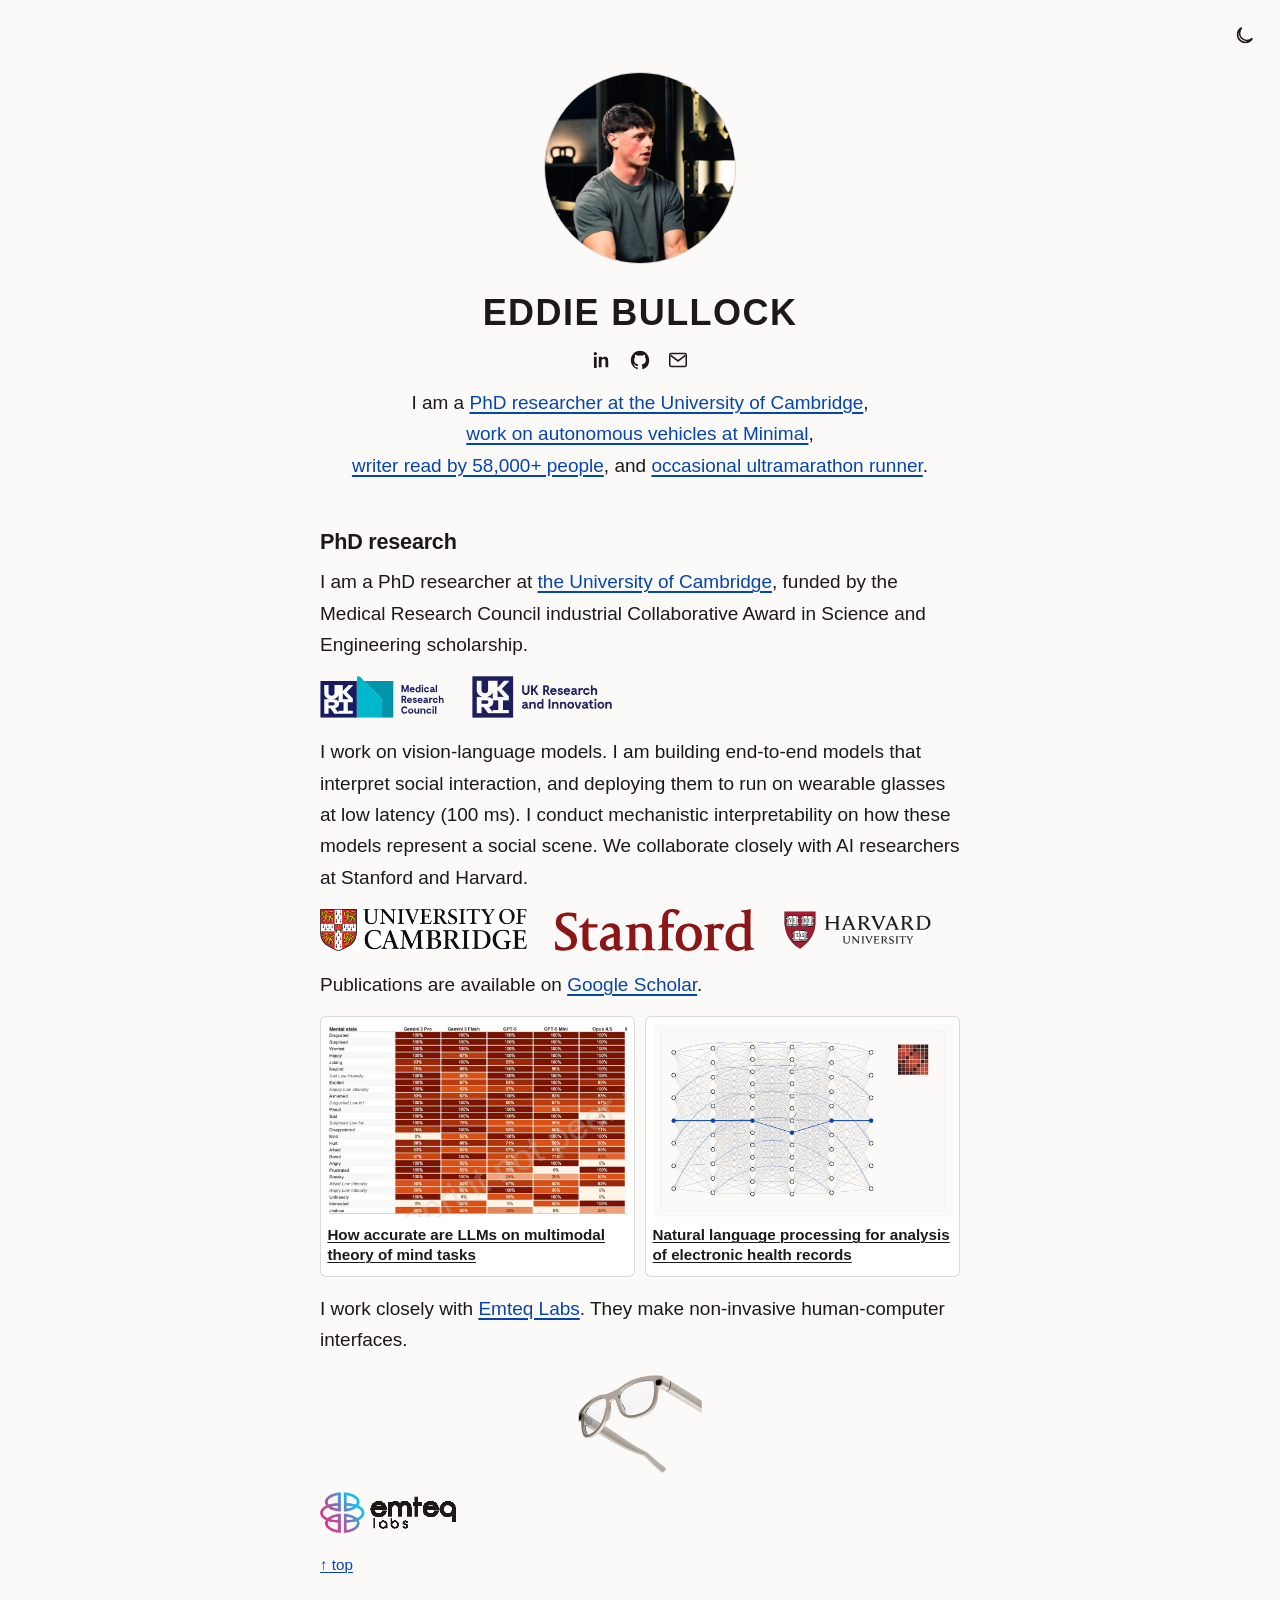
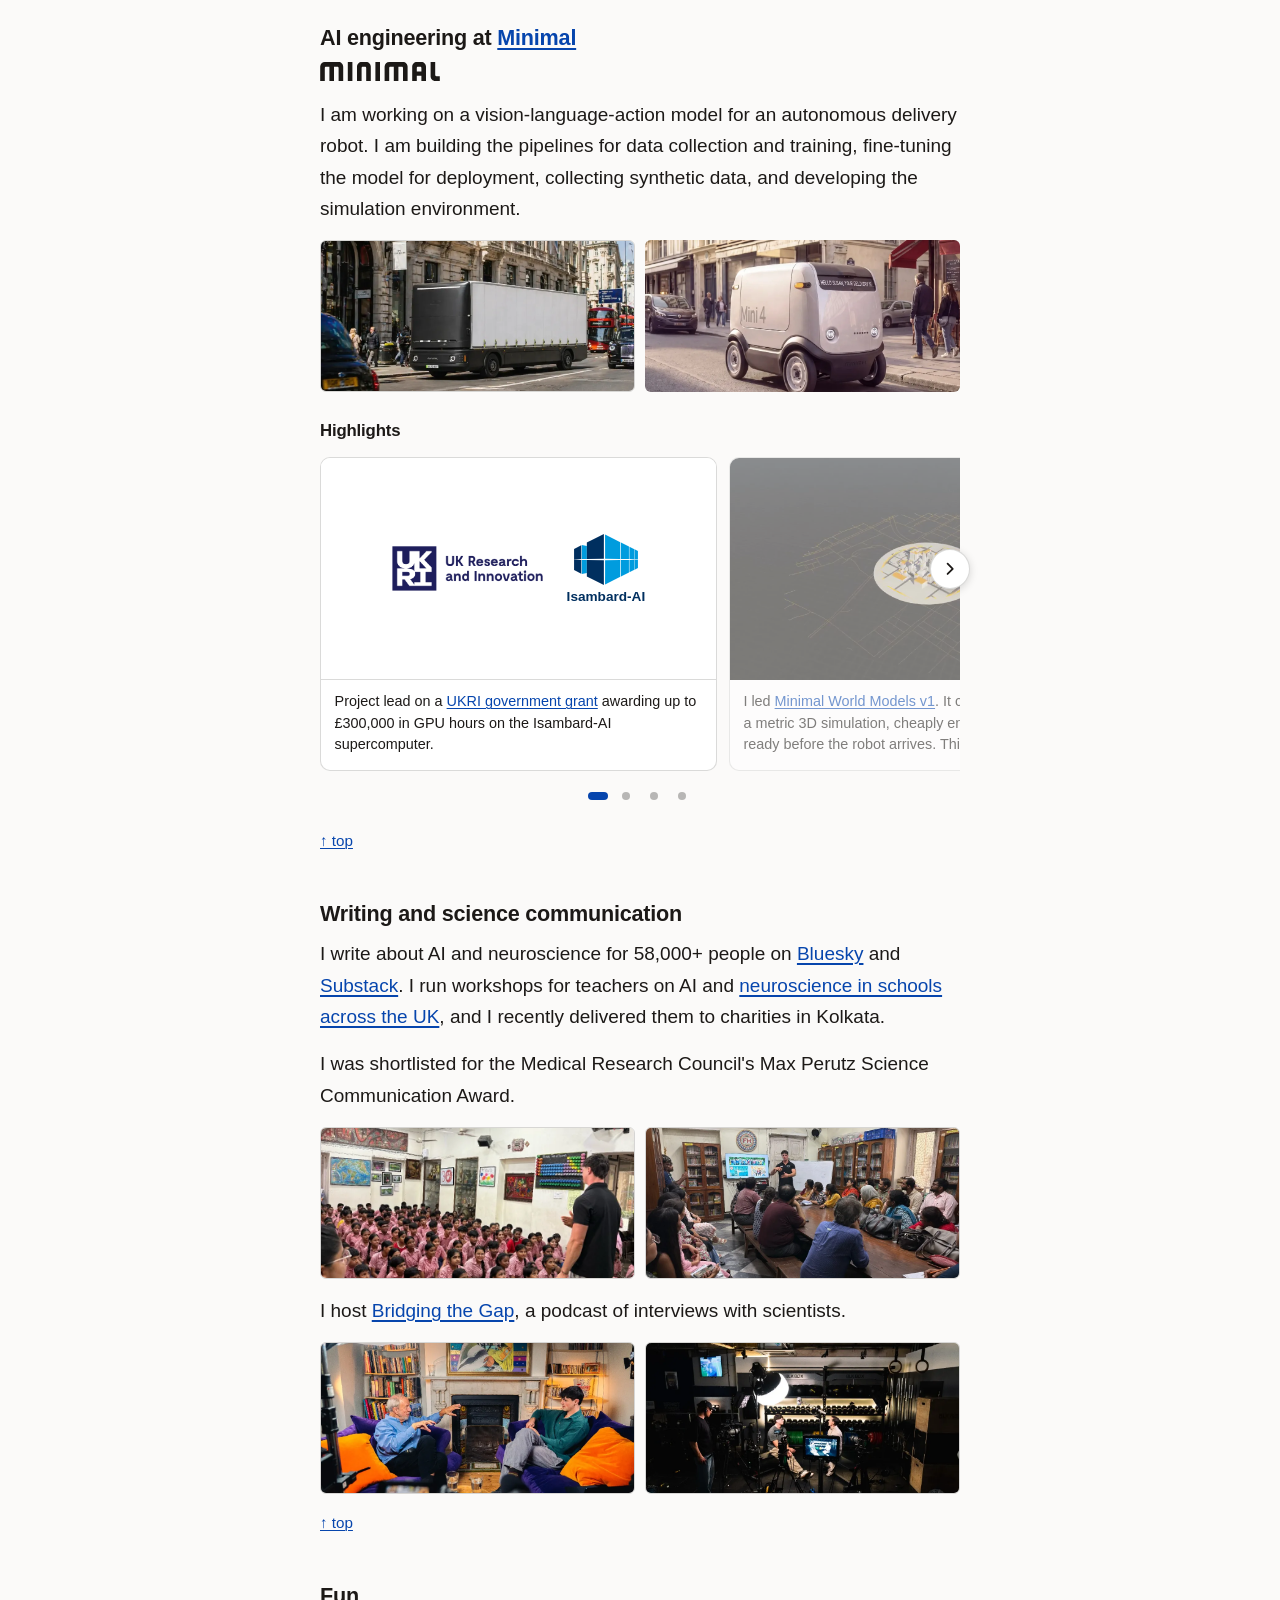
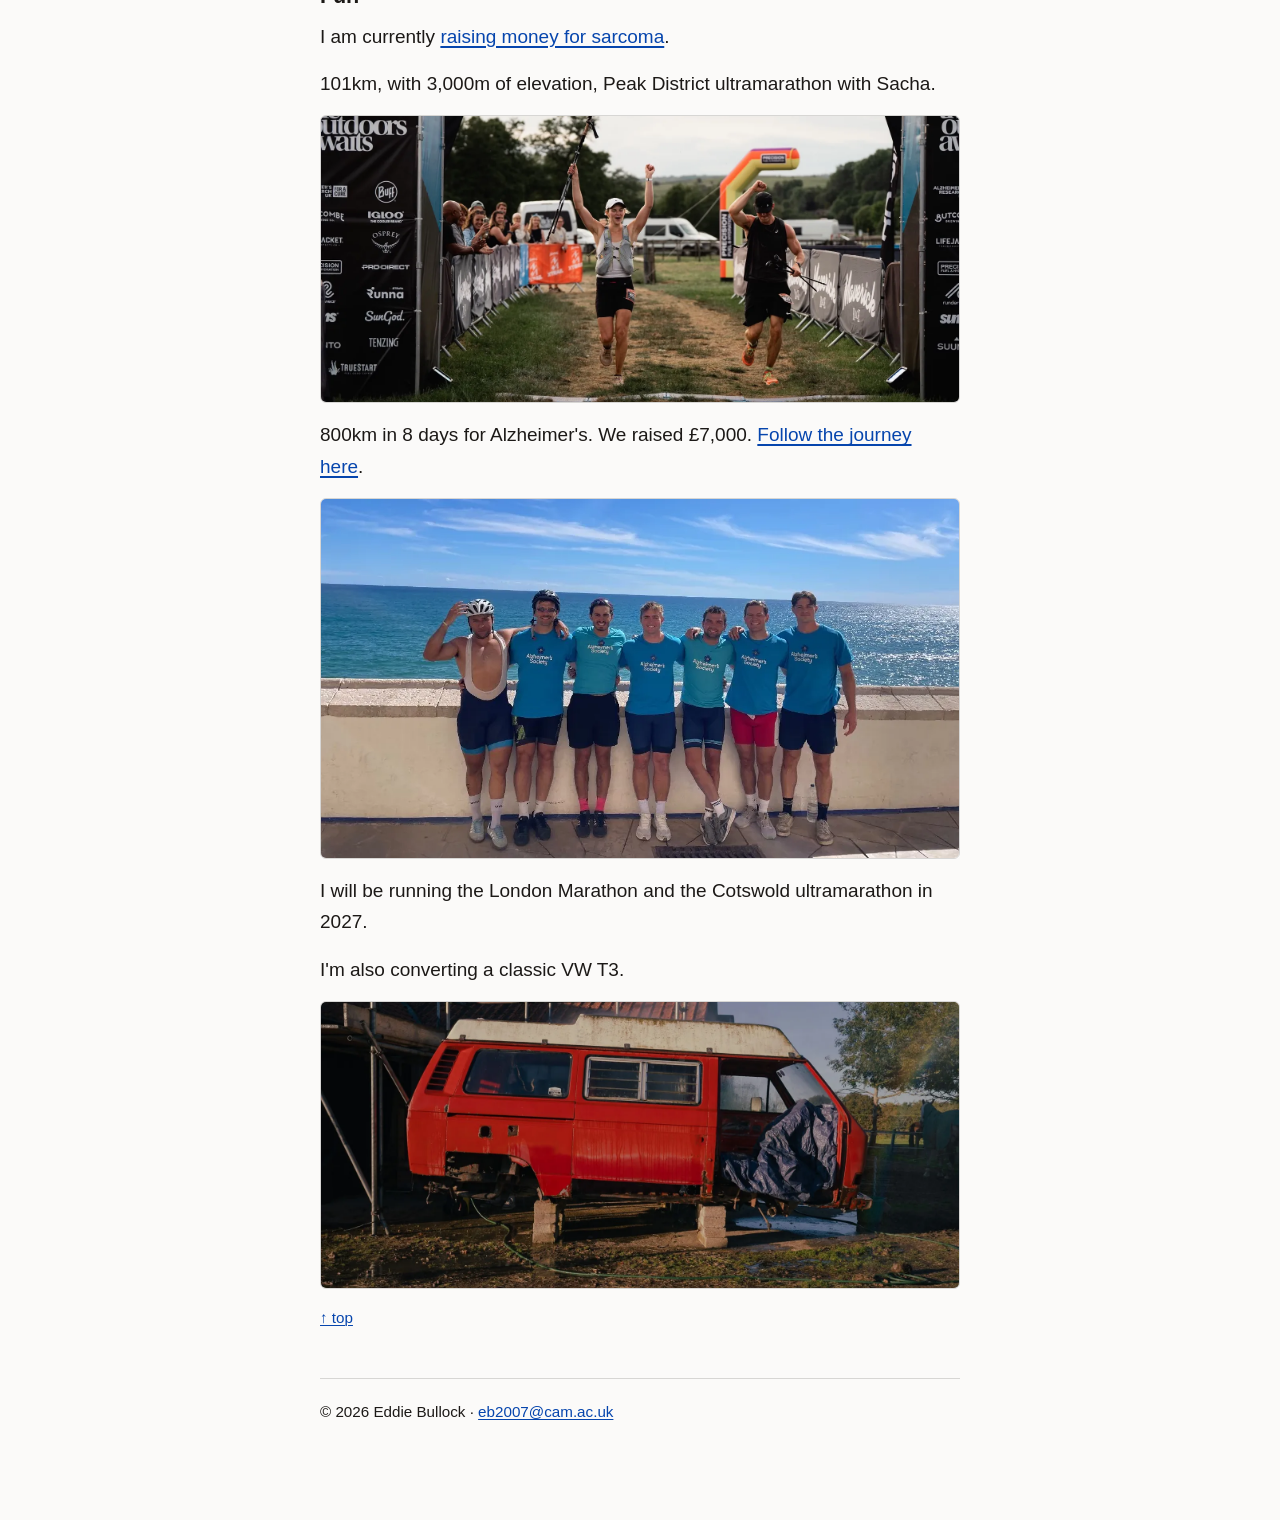
<file: index.html>
<!DOCTYPE html>
<html lang="en-GB">
<head>
  <meta charset="utf-8">
  <meta name="viewport" content="width=device-width, initial-scale=1">
  <script async src="https://www.googletagmanager.com/gtag/js?id=G-H12RR1FSZC"></script>
  <script>
    window.dataLayer = window.dataLayer || [];
    function gtag(){dataLayer.push(arguments);}
    gtag('js', new Date());
    gtag('config', 'G-H12RR1FSZC');
  </script>
  <title>Eddie Bullock | PhD researcher at the University of Cambridge</title>
  <meta name="description" content="PhD researcher at the University of Cambridge working on vision-language models of social interaction. Writer read by 58,000+ people.">
  <meta name="author" content="Eddie Bullock">
  <meta name="color-scheme" content="light">
  <meta name="theme-color" content="#fbfaf9">
  <link rel="canonical" href="https://eddiebullock.com/">
  <link rel="me" href="https://github.com/eddiebullock">
  <link rel="me" href="https://scholar.google.com/citations?user=toL9Lq0AAAAJ&amp;hl=en">
  <link rel="me" href="https://bsky.app/profile/eddiebullock.bsky.social">
  <link rel="me" href="https://substack.com/@edbullock">
  <meta property="og:locale" content="en_GB">
  <meta property="og:site_name" content="Eddie Bullock">
  <meta property="og:type" content="website">
  <meta property="og:title" content="Eddie Bullock | PhD researcher at the University of Cambridge">
  <meta property="og:description" content="PhD researcher at the University of Cambridge working on vision-language models of social interaction. Writer read by 58,000+ people.">
  <meta property="og:url" content="https://eddiebullock.com/">
  <meta property="og:image" content="https://eddiebullock.com/images/og-card.jpg">
  <meta property="og:image:width" content="1200">
  <meta property="og:image:height" content="1200">
  <meta property="og:image:alt" content="Eddie Bullock">
  <meta name="twitter:card" content="summary_large_image">
  <meta name="twitter:title" content="Eddie Bullock | PhD researcher at the University of Cambridge">
  <meta name="twitter:description" content="PhD researcher at the University of Cambridge working on vision-language models of social interaction. Writer read by 58,000+ people.">
  <meta name="twitter:image" content="https://eddiebullock.com/images/og-card.jpg">
  <link rel="icon" href="/favicon.svg" type="image/svg+xml">
  <link rel="apple-touch-icon" href="/images/headshot-square.jpg">
  <link rel="preload" href="/images/headshot-square.webp" as="image" type="image/webp">
  <script>
    (function () {
      try {
        if (localStorage.getItem("theme") === "dark") {
          document.documentElement.setAttribute("data-theme", "dark");
        }
      } catch (e) {}
    })();
  </script>
  <link rel="stylesheet" href="/styles.css?v=3">
  <script type="application/ld+json">
  {
    "@context": "https://schema.org",
    "@graph": [
      {
        "@type": "WebSite",
        "@id": "https://eddiebullock.com/#website",
        "url": "https://eddiebullock.com/",
        "name": "Eddie Bullock | PhD researcher at the University of Cambridge",
        "description": "PhD researcher at the University of Cambridge working on vision-language models of social interaction.",
        "inLanguage": "en-GB",
        "publisher": { "@id": "https://eddiebullock.com/#person" }
      },
      {
        "@type": "WebPage",
        "@id": "https://eddiebullock.com/#webpage",
        "url": "https://eddiebullock.com/",
        "name": "Eddie Bullock | PhD researcher at the University of Cambridge",
        "isPartOf": { "@id": "https://eddiebullock.com/#website" },
        "about": { "@id": "https://eddiebullock.com/#person" },
        "inLanguage": "en-GB"
      },
      {
        "@type": "Person",
        "@id": "https://eddiebullock.com/#person",
        "name": "Eddie Bullock",
        "url": "https://eddiebullock.com/",
        "image": "https://eddiebullock.com/images/headshot-square.jpg",
        "jobTitle": "PhD researcher",
        "description": "PhD researcher at the University of Cambridge working on vision-language models of social interaction.",
        "email": "eb2007@cam.ac.uk",
        "affiliation": [
          {
            "@type": "CollegeOrUniversity",
            "name": "University of Cambridge",
            "url": "https://www.cam.ac.uk/"
          },
          {
            "@type": "ResearchOrganization",
            "name": "Autism Research Centre",
            "url": "https://www.autismresearchcentre.com/people/eddie-bullock/"
          }
        ],
        "sameAs": [
          "https://scholar.google.com/citations?user=toL9Lq0AAAAJ&hl=en",
          "https://substack.com/@edbullock",
          "https://bsky.app/profile/eddiebullock.bsky.social",
          "https://www.linkedin.com/in/eddie-bullock",
          "https://github.com/eddiebullock",
          "https://www.autismresearchcentre.com/people/eddie-bullock/"
        ],
        "knowsAbout": [
          "vision-language models",
          "mechanistic interpretability",
          "neuroscience"
        ]
      }
    ]
  }
  </script>
</head>
<body>
  <button type="button" class="theme" id="theme" aria-pressed="false" aria-label="Switch to dark mode">
    <svg class="theme-moon" viewBox="0 0 24 24" aria-hidden="true" fill="none" stroke="currentColor" stroke-width="1.7">
      <path d="M21 14.5A8.5 8.5 0 1 1 9.5 3 7 7 0 0 0 21 14.5z"/>
    </svg>
    <svg class="theme-sun" viewBox="0 0 24 24" aria-hidden="true" fill="none" stroke="currentColor" stroke-width="1.7">
      <circle cx="12" cy="12" r="4"/>
      <path d="M12 2v2M12 20v2M4.9 4.9l1.4 1.4M17.7 17.7l1.4 1.4M2 12h2M20 12h2M4.9 19.1l1.4-1.4M17.7 6.3l1.4-1.4"/>
    </svg>
  </button>
  <header id="top">
    <a class="portrait" href="/images/headshot-full.jpg">
      <picture>
        <source srcset="/images/headshot-square.webp" type="image/webp">
        <img src="/images/headshot-square.jpg" width="1024" height="1024" alt="Eddie Bullock" fetchpriority="high">
      </picture>
    </a>
    <h1>EDDIE BULLOCK</h1>
    <p class="contacts">
      <a href="https://www.linkedin.com/in/eddie-bullock" aria-label="LinkedIn" rel="me noopener noreferrer" target="_blank">
        <svg viewBox="0 0 24 24" aria-hidden="true" fill="currentColor">
          <path d="M4.7 3.3A1.8 1.8 0 1 0 4.7 6.9 1.8 1.8 0 0 0 4.7 3.3zM3.2 8.4h3v12.3h-3V8.4zM9.2 8.4h2.9v1.7h.1c.4-.8 1.4-1.6 2.9-1.6 3.1 0 3.7 2 3.7 4.7v6.6h-3v-5.8c0-1.4 0-3.2-2-3.2s-2.3 1.5-2.3 3.1v5.9h-3V8.4z"/>
        </svg>
      </a>
      <a href="https://github.com/eddiebullock" aria-label="GitHub" rel="me noopener noreferrer" target="_blank">
        <svg viewBox="0 0 24 24" aria-hidden="true" fill="currentColor">
          <path d="M12 2C6.48 2 2 6.58 2 12.26c0 4.52 2.87 8.35 6.84 9.7.5.1.68-.22.68-.48 0-.24-.01-.87-.01-1.7-2.78.62-3.37-1.37-3.37-1.37-.45-1.18-1.11-1.5-1.11-1.5-.91-.64.07-.63.07-.63 1 .07 1.53 1.06 1.53 1.06.9 1.57 2.36 1.12 2.94.86.09-.67.35-1.12.63-1.38-2.22-.26-4.55-1.14-4.55-5.07 0-1.12.39-2.03 1.03-2.75-.1-.26-.45-1.3.1-2.71 0 0 .84-.27 2.75 1.05a9.3 9.3 0 0 1 2.5-.35c.85 0 1.7.12 2.5.35 1.9-1.32 2.74-1.05 2.74-1.05.55 1.41.2 2.45.1 2.71.64.72 1.03 1.63 1.03 2.75 0 3.94-2.34 4.8-4.57 5.06.36.32.68.94.68 1.9 0 1.38-.01 2.49-.01 2.83 0 .26.18.59.69.48A10.04 10.04 0 0 0 22 12.26C22 6.58 17.52 2 12 2z"/>
        </svg>
      </a>
      <a href="mailto:eb2007@cam.ac.uk" aria-label="Email eb2007@cam.ac.uk">
        <svg viewBox="0 0 24 24" aria-hidden="true" fill="none" stroke="currentColor" stroke-width="1.7">
          <rect x="3" y="5" width="18" height="14" rx="1.5"/>
          <path d="M4 7l8 6 8-6"/>
        </svg>
      </a>
    </p>
    <p class="lede">I am a <a href="#phd">PhD researcher at the University of Cambridge</a>, <a href="#minimal">work on autonomous vehicles at Minimal</a>, <a href="#writing">writer read by 58,000+ people</a>, and <a href="#fun">occasional ultramarathon runner</a>.</p>
  </header>

  <main>
    <section id="phd" aria-labelledby="phd-heading">
      <h2 id="phd-heading">PhD research</h2>
      <p>I am a PhD researcher at <a href="https://www.autismresearchcentre.com/people/eddie-bullock/" rel="noopener noreferrer" target="_blank">the University of Cambridge</a>, funded by the Medical Research Council industrial Collaborative Award in Science and Engineering scholarship.</p>
      <div class="logos">
        <img src="/images/logos/mrc.svg" width="503" height="169" alt="Medical Research Council">
        <img src="/images/logos/ukri.png" width="900" height="267" alt="UK Research and Innovation">
      </div>
      <p>I work on vision-language models. I am building end-to-end models that interpret social interaction, and deploying them to run on wearable glasses at low latency (100 ms). I conduct mechanistic interpretability on how these models represent a social scene. We collaborate closely with AI researchers at Stanford and Harvard.</p>
      <div class="logos">
        <img src="/images/logos/cambridge.png" width="1534" height="308" alt="University of Cambridge">
        <img src="/images/logos/stanford.svg" width="640" height="134" alt="Stanford University">
        <img src="/images/logos/harvard.svg" width="600" height="165" alt="Harvard University">
      </div>
      <p>Publications are available on <a href="https://scholar.google.com/citations?user=toL9Lq0AAAAJ&amp;hl=en" rel="noopener noreferrer" target="_blank">Google Scholar</a>.</p>
      <div class="cards">
        <a class="card stack" href="https://scholar.google.com/citations?view_op=view_citation&amp;hl=en&amp;user=toL9Lq0AAAAJ&amp;citation_for_view=toL9Lq0AAAAJ:IjCSPb-OGe4C" rel="noopener noreferrer" target="_blank">
          <img src="/images/card-tom.jpg" width="1024" height="658" alt="" loading="lazy" decoding="async">
          <span>How accurate are LLMs on multimodal theory of mind tasks</span>
        </a>
        <a class="card stack" href="https://scholar.google.com/citations?view_op=view_citation&amp;hl=en&amp;user=toL9Lq0AAAAJ&amp;citation_for_view=toL9Lq0AAAAJ:u-x6o8ySG0sC" rel="noopener noreferrer" target="_blank">
          <img src="/images/card-ehr.jpg" width="1024" height="658" alt="" loading="lazy" decoding="async">
          <span>Natural language processing for analysis of electronic health records</span>
        </a>
      </div>
      <p>I work closely with <a href="https://www.emteqlabs.com/" rel="noopener noreferrer" target="_blank">Emteq Labs</a>. They make non-invasive human-computer interfaces.</p>
      <picture>
        <source srcset="/images/emteq-glasses.webp" type="image/webp">
        <img class="product" src="/images/emteq-glasses.jpg" width="458" height="360" alt="Emteq Labs Sense smart glasses." loading="lazy" decoding="async">
      </picture>
      <div class="logos">
        <img src="/images/logos/emteq.png" width="262" height="80" alt="Emteq Labs">
      </div>
      <p class="top"><a href="#top">↑ top</a></p>
    </section>

    <section id="minimal" aria-labelledby="minimal-heading">
      <h2 id="minimal-heading">AI engineering at <a href="https://minimal.tech" rel="noopener noreferrer" target="_blank">Minimal</a></h2>
      <div class="logos">
        <img class="wordmark" src="/images/logos/minimal.svg" width="130" height="20" alt="Minimal">
      </div>
      <p>I am working on a vision-language-action model for an autonomous delivery robot. I am building the pipelines for data collection and training, fine-tuning the model for deployment, collecting synthetic data, and developing the simulation environment.</p>
      <div class="pair">
        <picture>
          <source srcset="/images/minimal-truck.webp" type="image/webp">
          <img src="/images/minimal-truck.jpg" width="1024" height="770" alt="A Minimal autonomous truck on a London street." loading="lazy" decoding="async">
        </picture>
        <picture>
          <source srcset="/images/minimal-street.webp" type="image/webp">
          <img class="noborder" src="/images/minimal-street.jpg" width="1024" height="543" alt="A Minimal delivery robot on a city street." loading="lazy" decoding="async">
        </picture>
      </div>
      <h3>Highlights</h3>
      <div class="reel" id="highlights" role="region" aria-roledescription="carousel" aria-label="Highlights">
        <div class="reel-viewport" tabindex="0">
          <article class="reel-slide" aria-roledescription="slide" aria-label="1 of 4">
            <div class="reel-logos">
              <img src="/images/logos/ukri.png" width="900" height="267" alt="UK Research and Innovation">
              <span class="reel-isambard">
                <img src="/images/logos/isambard-ai.svg" width="213" height="170" alt="">
                <span>Isambard-AI</span>
              </span>
            </div>
            <p>Project lead on a <a href="https://www.minimal.tech/blog/compute-grant" rel="noopener noreferrer" target="_blank">UKRI government grant</a> awarding up to £300,000 in GPU hours on the Isambard-AI supercomputer.</p>
          </article>
          <article class="reel-slide" aria-roledescription="slide" aria-label="2 of 4">
            <video poster="/videos/minato.jpg" width="1280" height="720" muted playsinline loop preload="metadata" aria-label="Minato, Tokyo, assembling as a 3D simulation.">
              <source src="/videos/minato.mp4" type="video/mp4">
            </video>
            <p>I led <a href="https://www.minimal.tech/blog/world-model" rel="noopener noreferrer" target="_blank">Minimal World Models v1</a>. It compiles a real city into a metric 3D simulation, cheaply enough that the world is ready before the robot arrives. This is Minato, Tokyo.</p>
          </article>
          <article class="reel-slide" aria-roledescription="slide" aria-label="3 of 4">
            <video poster="/videos/robot-drive.jpg" width="1280" height="534" muted playsinline loop preload="none" aria-label="The delivery robot driving in simulation.">
              <source src="/videos/robot-drive.mp4" type="video/mp4">
            </video>
            <p>I built the open-loop and closed-loop evaluation pipelines that score the driving model in simulation, with traffic and pedestrians, before it runs on the robot.</p>
          </article>
          <article class="reel-slide" aria-roledescription="slide" aria-label="4 of 4">
            <video poster="/videos/photoreal.jpg" width="1280" height="704" muted playsinline loop preload="none" aria-label="A photoreal drive through a simulated city street.">
              <source src="/videos/photoreal.mp4" type="video/mp4">
            </video>
            <p>I built the photorealism pipeline that turns the simulator into driving video, keeping the motion and the street layout so the model can train on it.</p>
          </article>
        </div>
        <button type="button" class="reel-arrow reel-prev" data-dir="-1" aria-label="Previous highlight"><svg viewBox="0 0 24 24" aria-hidden="true"><path d="M15 5l-7 7 7 7"/></svg></button>
        <button type="button" class="reel-arrow reel-next" data-dir="1" aria-label="Next highlight"><svg viewBox="0 0 24 24" aria-hidden="true"><path d="M9 5l7 7-7 7"/></svg></button>
        <div class="reel-dots">
          <button type="button" class="reel-dot" aria-label="Go to highlight 1: UKRI grant"></button>
          <button type="button" class="reel-dot" aria-label="Go to highlight 2: World models"></button>
          <button type="button" class="reel-dot" aria-label="Go to highlight 3: Evaluation"></button>
          <button type="button" class="reel-dot" aria-label="Go to highlight 4: Photorealism"></button>
        </div>
      </div>
      <p class="top"><a href="#top">↑ top</a></p>
    </section>

    <section id="writing" aria-labelledby="writing-heading">
      <h2 id="writing-heading">Writing and science communication</h2>
      <p>I write about AI and neuroscience for 58,000+ people on <a href="https://bsky.app/profile/eddiebullock.bsky.social" rel="noopener noreferrer" target="_blank">Bluesky</a> and <a href="https://substack.com/@edbullock" rel="noopener noreferrer" target="_blank">Substack</a>. I run workshops for teachers on AI and <a href="https://scholar.google.com/citations?view_op=view_citation&amp;hl=en&amp;user=toL9Lq0AAAAJ&amp;citation_for_view=toL9Lq0AAAAJ:d1gkVwhDpl0C" rel="noopener noreferrer" target="_blank">neuroscience in schools across the UK</a>, and I recently delivered them to charities in Kolkata.</p>
      <p>I was shortlisted for the Medical Research Council's Max Perutz Science Communication Award.</p>
      <div class="pair">
        <picture>
          <source srcset="/images/photo-school.webp" type="image/webp">
          <img src="/images/photo-school.jpg" width="768" height="1024" alt="Eddie Bullock speaking to schoolchildren seated on the floor of a hall." loading="lazy" decoding="async">
        </picture>
        <picture>
          <source srcset="/images/photo-library.webp" type="image/webp">
          <img src="/images/photo-library.jpg" width="1024" height="768" alt="Eddie Bullock speaking to a group seated around a table in a library." loading="lazy" decoding="async">
        </picture>
      </div>
      <p>I host <a href="https://www.redcapmedia.co.uk/bridging-the-gap" rel="noopener noreferrer" target="_blank">Bridging the Gap</a>, a podcast of interviews with scientists.</p>
      <div class="pair">
        <picture>
          <source srcset="/images/photo-podcast-robert.webp" type="image/webp">
          <img src="/images/photo-podcast-robert.jpg" width="1024" height="682" alt="Eddie Bullock interviewing a guest on purple sofas, with a camera and lights in the foreground." loading="lazy" decoding="async">
        </picture>
        <picture>
          <source srcset="/images/photo-podcast-gym.webp" type="image/webp">
          <img src="/images/photo-podcast-gym.jpg" width="1024" height="512" alt="An interview filmed in a gym, with cameras, a light, and a monitor in the foreground." loading="lazy" decoding="async">
        </picture>
      </div>
      <p class="top"><a href="#top">↑ top</a></p>
    </section>

    <section id="fun" aria-labelledby="fun-heading">
      <h2 id="fun-heading">Fun</h2>
      <p>I am currently <a href="https://www.justgiving.com/page/eddie-bullock-1" rel="noopener noreferrer" target="_blank">raising money for sarcoma</a>.</p>
      <p>101km, with 3,000m of elevation, Peak District ultramarathon with Sacha.</p>
      <picture>
        <source srcset="/images/photo-peaks.webp" type="image/webp">
        <img src="/images/photo-peaks.jpg" width="1600" height="1067" alt="Eddie Bullock and Sacha finishing a Peak District ultramarathon, arms raised." loading="lazy" decoding="async">
      </picture>
      <p>800km in 8 days for Alzheimer's. We raised £7,000. <a href="https://www.instagram.com/normandynomads/" rel="noopener noreferrer" target="_blank">Follow the journey here</a>.</p>
      <picture>
        <source srcset="/images/photo-alzheimers.webp" type="image/webp">
        <img class="full" src="/images/photo-alzheimers.jpg" width="1024" height="576" alt="The team after the 800km ride for the Alzheimer's Society, in matching shirts by the sea." loading="lazy" decoding="async">
      </picture>
      <p>I will be running the London Marathon and the Cotswold ultramarathon in 2027.</p>
      <p>I'm also converting a classic VW T3.</p>
      <picture>
        <source srcset="/images/photo-van.webp" type="image/webp">
        <img src="/images/photo-van.jpg" width="1600" height="1066" alt="A red Volkswagen T3 with the front bodywork off, raised on blocks beside a barn." loading="lazy" decoding="async">
      </picture>
      <p class="top"><a href="#top">↑ top</a></p>
    </section>

  </main>

  <footer>
    <p>© 2026 Eddie Bullock · <a href="mailto:eb2007@cam.ac.uk">eb2007@cam.ac.uk</a></p>
  </footer>
  <script>
    (function () {
      var root = document.documentElement;
      var button = document.getElementById("theme");
      function apply(dark) {
        if (dark) root.setAttribute("data-theme", "dark");
        else root.removeAttribute("data-theme");
        if (button) {
          button.setAttribute("aria-pressed", dark ? "true" : "false");
          button.setAttribute("aria-label", dark ? "Switch to light mode" : "Switch to dark mode");
        }
        var meta = document.querySelector('meta[name="theme-color"]');
        if (meta) meta.setAttribute("content", dark ? "#141210" : "#fbfaf9");
      }
      apply(root.getAttribute("data-theme") === "dark");
      if (!button) return;
      button.addEventListener("click", function () {
        var dark = root.getAttribute("data-theme") !== "dark";
        apply(dark);
        try {
          localStorage.setItem("theme", dark ? "dark" : "light");
        } catch (e) {}
      });
    })();
    (function () {
      var root = document.getElementById("highlights");
      if (!root) return;
      var viewport = root.querySelector(".reel-viewport");
      var slides = Array.prototype.slice.call(root.querySelectorAll(".reel-slide"));
      var dots = root.querySelectorAll(".reel-dot");
      var prev = root.querySelector(".reel-prev");
      var next = root.querySelector(".reel-next");
      var reduce = window.matchMedia("(prefers-reduced-motion: reduce)").matches;
      var index = -1;
      var visible = true;
      function offset(i) {
        var slide = slides[i];
        var max = viewport.scrollWidth - viewport.clientWidth;
        var left = slide.offsetLeft - slides[0].offsetLeft + slide.offsetWidth / 2 - viewport.clientWidth / 2;
        return Math.max(0, Math.min(max, left));
      }
      function go(i) {
        i = Math.max(0, Math.min(slides.length - 1, i));
        viewport.scrollTo({ left: offset(i), behavior: reduce ? "auto" : "smooth" });
      }
      function sync() {
        var left = viewport.scrollLeft;
        var max = viewport.scrollWidth - viewport.clientWidth;
        var best = 0;
        slides.forEach(function (slide, i) {
          if (Math.abs(offset(i) - left) < Math.abs(offset(best) - left)) best = i;
        });
        prev.disabled = left <= 2;
        next.disabled = left >= max - 2;
        if (best === index) return;
        index = best;
        slides.forEach(function (slide, i) {
          slide.classList.toggle("is-active", i === index);
          var video = slide.querySelector("video");
          if (!video) return;
          if (i === index && visible && !reduce) {
            video.preload = "auto";
            video.play().catch(function () {});
          } else video.pause();
        });
        dots.forEach(function (dot, i) {
          if (i === index) dot.setAttribute("aria-current", "true");
          else dot.removeAttribute("aria-current");
        });
      }
      var pending = false;
      viewport.addEventListener("scroll", function () {
        if (pending) return;
        pending = true;
        requestAnimationFrame(function () {
          pending = false;
          sync();
        });
      }, { passive: true });
      prev.addEventListener("click", function () { go(index - 1); });
      next.addEventListener("click", function () { go(index + 1); });
      dots.forEach(function (dot, i) {
        dot.addEventListener("click", function () { go(i); });
      });
      slides.forEach(function (slide, i) {
        slide.addEventListener("click", function () { if (i !== index) go(i); });
      });
      viewport.addEventListener("keydown", function (e) {
        if (e.key === "ArrowLeft") { e.preventDefault(); go(index - 1); }
        if (e.key === "ArrowRight") { e.preventDefault(); go(index + 1); }
      });
      window.addEventListener("resize", function () { index = -1; sync(); });
      if ("IntersectionObserver" in window) {
        new IntersectionObserver(function (entries) {
          visible = entries[0].isIntersecting;
          index = -1;
          sync();
        }, { threshold: 0.25 }).observe(root);
      }
      sync();
    })();
  </script>
</body>
</html>
</file>
<file: styles.css>
:root {
  --bg: #fbfaf9;
  --text: #1c1917;
  --accent: #0645ad;
  --surface: #fff;
  --rule: rgba(28, 25, 23, 0.16);
  --target: rgba(6, 69, 173, 0.08);
  color-scheme: light;
  --font: -apple-system, BlinkMacSystemFont, "Segoe UI", Roboto, Helvetica, Arial, sans-serif;
  --measure: 40rem;
  --space: 1rem;
}

html[data-theme="dark"] {
  --bg: #141210;
  --text: #f4f1ee;
  --accent: #8eb6ff;
  --surface: #221f1c;
  --rule: rgba(244, 241, 238, 0.18);
  --target: rgba(142, 182, 255, 0.16);
  color-scheme: dark;
}

*,
*::before,
*::after {
  box-sizing: border-box;
}

html {
  scroll-behavior: smooth;
}

@media (prefers-reduced-motion: reduce) {
  html {
    scroll-behavior: auto;
  }
}

body {
  margin: 0;
  padding: 2.75rem 1.25rem 4.5rem;
  background: var(--bg);
  color: var(--text);
  font-family: var(--font);
  font-size: 18px;
  line-height: 1.65;
  overflow-wrap: break-word;
}

header,
main,
footer {
  max-width: var(--measure);
  margin-inline: auto;
}

header {
  margin-bottom: 3rem;
  text-align: center;
}

h1,
h2,
h3,
.lede {
  text-wrap: balance;
}

h1 {
  margin: 0 0 1rem;
  font-size: clamp(1.85rem, 7vw, 2.25rem);
  font-weight: 800;
  letter-spacing: 0.04em;
  line-height: 1.1;
}

h2 {
  margin: 3rem 0 0.65rem;
  font-size: 1.35rem;
  font-weight: 700;
  letter-spacing: -0.01em;
  line-height: 1.25;
}

main > section:first-of-type h2 {
  margin-top: 0;
}

h3 {
  margin: 1.75rem 0 0.65rem;
  font-size: 1.05rem;
  font-weight: 700;
  letter-spacing: -0.01em;
  line-height: 1.3;
}

p {
  margin: 0 0 1rem;
}

a {
  color: var(--accent);
  text-decoration: underline;
  text-decoration-thickness: 0.08em;
  text-underline-offset: 0.16em;
}

a:visited {
  color: var(--accent);
}

a:hover {
  text-decoration-thickness: 0.14em;
}

:focus-visible {
  outline: 2px solid var(--accent);
  outline-offset: 3px;
}

a.portrait {
  display: inline-block;
  line-height: 0;
  text-decoration: none;
  border-radius: 50%;
}

a.portrait img {
  display: block;
  width: 168px;
  height: 168px;
  margin: 0 auto 1.25rem;
  border-radius: 50%;
  object-fit: cover;
  border: 1px solid var(--rule);
}

.contacts {
  display: flex;
  justify-content: center;
  gap: 1rem;
  margin: 0 0 1rem;
}

.contacts a {
  display: inline-flex;
  color: var(--text);
  line-height: 0;
  text-decoration: none;
}

.contacts a:hover {
  color: var(--accent);
}

.contacts svg,
.theme svg {
  width: 22px;
  height: 22px;
}

.theme {
  position: fixed;
  top: max(0.9rem, env(safe-area-inset-top));
  right: max(0.9rem, env(safe-area-inset-right));
  z-index: 2;
  display: inline-flex;
  align-items: center;
  justify-content: center;
  width: 2.75rem;
  height: 2.75rem;
  padding: 0;
  border: 0;
  background: none;
  color: var(--text);
  cursor: pointer;
  line-height: 0;
}

.theme:hover {
  color: var(--accent);
}

html[data-theme="dark"] .theme-moon,
html:not([data-theme="dark"]) .theme-sun {
  display: none;
}

html[data-theme="dark"] .logos img {
  filter: invert(1) hue-rotate(180deg);
}

.lede,
.looking,
.contact {
  margin-bottom: 1rem;
}

.contact {
  margin-bottom: 0;
}

ol,
ul {
  margin: 0 0 1rem;
  padding-left: 1.25rem;
}

li {
  margin: 0 0 0.75rem;
}

li:last-child {
  margin-bottom: 0;
}

.pub-links {
  white-space: nowrap;
}

.top {
  margin: 0.35rem 0 0;
  font-size: 0.95rem;
}

main section {
  scroll-margin-top: 1.25rem;
}

main section:target {
  border-radius: 2px;
  box-shadow: 0 0 0 0.7rem var(--target);
}

main img {
  display: block;
  width: 100%;
  max-height: 18rem;
  object-fit: cover;
  margin: 0 0 1rem;
  border-radius: 6px;
  border: 1px solid var(--rule);
}

.logos {
  display: flex;
  flex-wrap: wrap;
  align-items: center;
  gap: 1rem 1.75rem;
  margin: 0 0 1.15rem;
}

.logos img {
  width: auto;
  height: 2.6rem;
  max-width: 13rem;
  max-height: none;
  margin: 0;
  border: 0;
  border-radius: 0;
  object-fit: contain;
}

.logos img.wordmark {
  height: 1.15rem;
}

.pair {
  display: grid;
  grid-template-columns: 1fr 1fr;
  gap: 0.6rem;
  margin: 0 0 1rem;
}

.pair picture {
  margin: 0;
  height: 9.5rem;
}

.pair img {
  width: 100%;
  height: 100%;
  max-height: none;
  margin: 0;
  object-fit: cover;
}

.pair img.noborder {
  border: 0;
}

.reel {
  position: relative;
  container-type: inline-size;
  margin: 0 0 1.25rem;
}

.reel-viewport {
  display: flex;
  gap: 0.75rem;
  overflow-x: auto;
  overscroll-behavior-x: contain;
  scroll-snap-type: x mandatory;
  scrollbar-width: none;
  padding: 0.25rem 0 0.5rem;
  -webkit-overflow-scrolling: touch;
}

.reel-viewport::-webkit-scrollbar {
  display: none;
}

.reel-viewport:focus-visible {
  outline-offset: 2px;
}

.reel-slide {
  flex: 0 0 62%;
  min-width: 0;
  scroll-snap-align: center;
  overflow: hidden;
  background: var(--surface);
  border: 1px solid var(--rule);
  border-radius: 10px;
  opacity: 0.55;
  cursor: pointer;
  transition: opacity 0.3s ease;
}

.reel-slide.is-active {
  opacity: 1;
  cursor: auto;
}

.reel-slide video,
.reel-logos {
  display: block;
  width: 100%;
  height: auto;
  aspect-ratio: 16 / 9;
  max-height: none;
  margin: 0;
  border: 0;
  border-radius: 0;
  object-fit: cover;
  background: #111;
}

.reel-logos {
  display: flex;
  align-items: center;
  justify-content: center;
  gap: 1.5rem;
  padding: 0 1.25rem;
  background: #fff;
  border-bottom: 1px solid var(--rule);
}

.reel-logos img {
  width: auto;
  max-width: none;
  max-height: none;
  margin: 0;
  border: 0;
  border-radius: 0;
}

.reel-logos > img {
  height: clamp(2rem, 7cqw, 2.9rem);
}

.reel-isambard {
  display: flex;
  flex-direction: column;
  align-items: center;
  gap: 0.3rem;
  color: #002f5f;
  font-size: 0.85rem;
  font-weight: 700;
  line-height: 1;
}

.reel-isambard img {
  height: clamp(2.2rem, 8cqw, 3.2rem);
}

.reel-slide p {
  margin: 0;
  padding: 0.7rem 0.85rem 0.85rem;
  font-size: 0.9rem;
  line-height: 1.5;
}

.reel-arrow {
  position: absolute;
  top: calc(0.25rem + 62cqw * 9 / 32);
  z-index: 1;
  display: inline-flex;
  align-items: center;
  justify-content: center;
  width: 2.5rem;
  height: 2.5rem;
  padding: 0;
  border: 1px solid var(--rule);
  border-radius: 50%;
  background: var(--surface);
  color: var(--text);
  box-shadow: 0 2px 8px rgba(0, 0, 0, 0.15);
  cursor: pointer;
  transform: translateY(-50%);
  transition: opacity 0.2s ease;
}

.reel-arrow svg {
  width: 1.1rem;
  height: 1.1rem;
  fill: none;
  stroke: currentColor;
  stroke-width: 2.5;
  stroke-linecap: round;
  stroke-linejoin: round;
}

.reel-arrow:hover {
  color: var(--accent);
}

.reel-arrow:disabled {
  opacity: 0;
  pointer-events: none;
}

.reel-prev {
  left: -0.6rem;
}

.reel-next {
  right: -0.6rem;
}

.reel-dots {
  display: flex;
  justify-content: center;
  gap: 0.25rem;
  margin-top: 0.35rem;
}

.reel-dot {
  position: relative;
  width: 1.5rem;
  height: 1.5rem;
  padding: 0;
  border: 0;
  background: none;
  cursor: pointer;
}

.reel-dot::after {
  content: "";
  position: absolute;
  top: 50%;
  left: 50%;
  width: 0.5rem;
  height: 0.5rem;
  border-radius: 999px;
  background: rgba(28, 25, 23, 0.3);
  transform: translate(-50%, -50%);
  transition: width 0.25s ease, background 0.25s ease;
}

html[data-theme="dark"] .reel-dot::after {
  background: rgba(244, 241, 238, 0.35);
}

.reel-dot[aria-current="true"]::after {
  width: 1.25rem;
  background: var(--accent);
}

@media (max-width: 560px) {
  .reel-slide {
    flex-basis: 82%;
  }

  .reel-arrow {
    top: calc(0.25rem + 82cqw * 9 / 32);
  }

  .reel-prev {
    left: 0.25rem;
  }

  .reel-next {
    right: 0.25rem;
  }
}

@media (prefers-reduced-motion: reduce) {
  .reel-slide,
  .reel-dot::after {
    transition: none;
  }
}

img.full {
  max-height: none;
  height: auto;
  object-fit: contain;
}

img.product {
  width: auto;
  max-width: 100%;
  height: auto;
  max-height: 6.5rem;
  margin-right: auto;
  margin-left: auto;
  object-fit: contain;
  border: 0;
}

.cards {
  display: grid;
  grid-template-columns: 1fr 1fr;
  gap: 0.65rem;
  margin: 0 0 1rem;
}

.card,
.card:visited {
  position: relative;
  display: flex;
  align-items: flex-end;
  min-height: 8.5rem;
  padding: 0.8rem;
  overflow: hidden;
  border-radius: 6px;
  border: 1px solid var(--rule);
  color: #fbfaf9;
  text-decoration: none;
}

.card img {
  position: absolute;
  inset: 0;
  width: 100%;
  height: 100%;
  max-height: none;
  margin: 0;
  border: 0;
  border-radius: 0;
  object-fit: cover;
  opacity: 0.55;
}

.card::after {
  content: "";
  position: absolute;
  inset: 0;
  background: linear-gradient(to top, rgba(28, 25, 23, 0.84), rgba(28, 25, 23, 0.28) 62%);
}

.card.stack {
  flex-direction: column;
  align-items: stretch;
  justify-content: flex-start;
  min-height: 0;
  padding: 0.4rem 0.4rem 0.7rem;
  color: var(--text);
  background: var(--surface);
}

.card.stack img {
  position: static;
  height: auto;
  opacity: 1;
  object-fit: contain;
  border-radius: 3px;
}

.card.stack::after {
  content: none;
}

.card.stack span {
  padding-top: 0.55rem;
  color: var(--text);
}

.card span {
  position: relative;
  z-index: 1;
  font-size: 0.95rem;
  font-weight: 600;
  line-height: 1.3;
  text-decoration: underline;
  text-decoration-thickness: 0.08em;
  text-underline-offset: 0.14em;
}

footer {
  margin-top: 3rem;
  padding-top: 1.25rem;
  border-top: 1px solid var(--rule);
  font-size: 0.95rem;
}

@media (max-width: 40rem) {
  header .lede,
  header .looking,
  header .contact {
    text-align: left;
  }

  .pub-links {
    white-space: normal;
  }

  h2 {
    margin-top: 2.5rem;
  }
}

@media (min-width: 48rem) {
  body {
    padding: 4.5rem 2rem 5rem;
    font-size: 19px;
  }

  a.portrait img {
    width: 192px;
    height: 192px;
  }

  .lede a {
    white-space: nowrap;
  }
}
</file>
